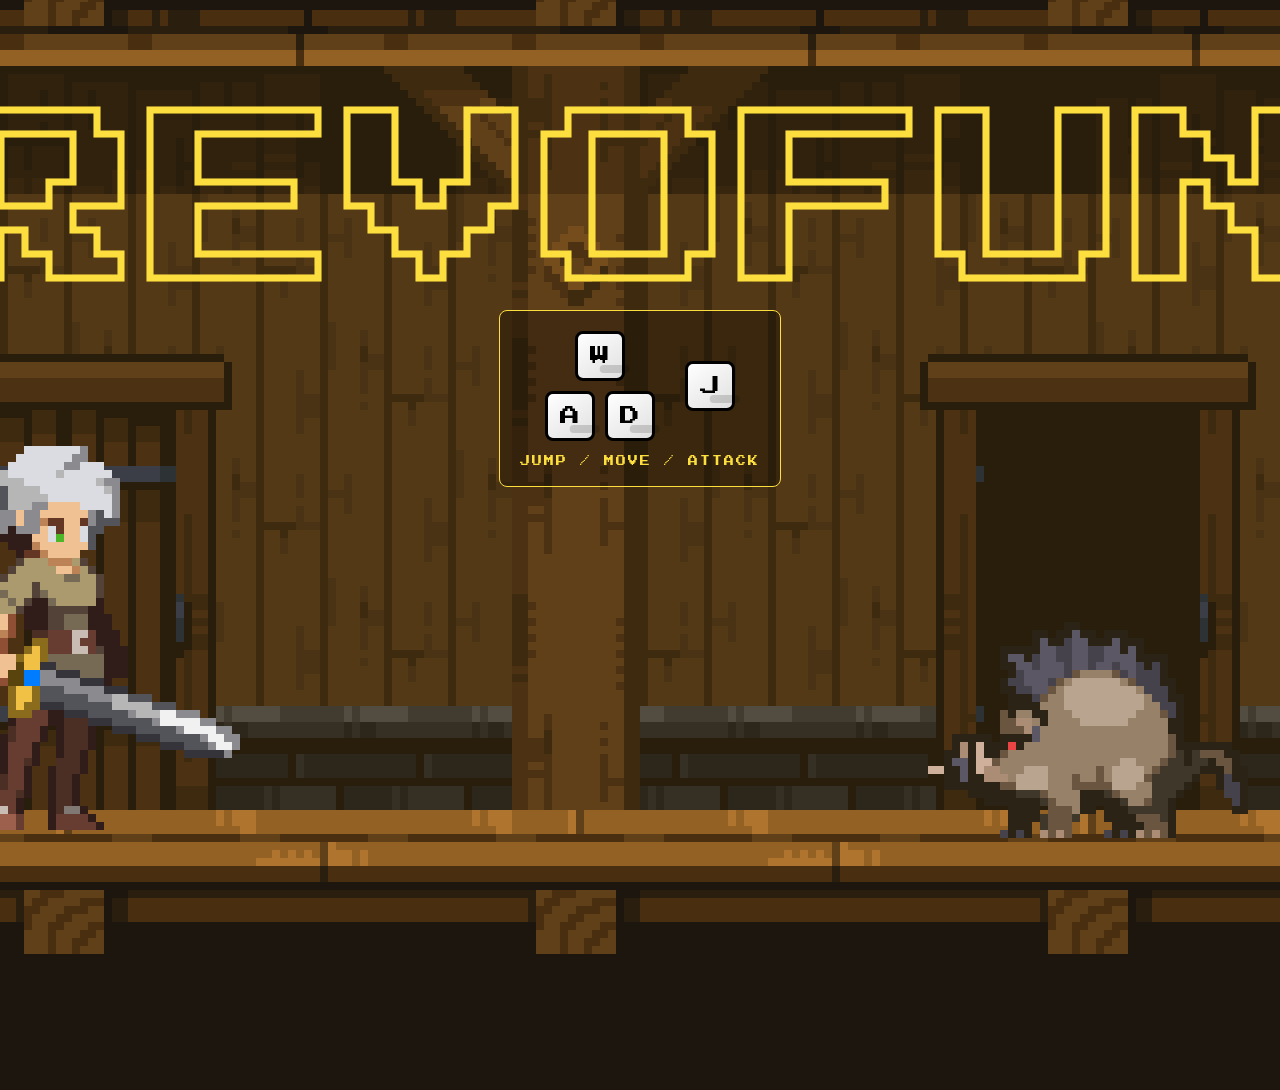
<file: index.html>
<!DOCTYPE html>
<html lang="en">

<head>
    <meta charset="UTF-8">
    <meta name="viewport" content="width=device-width, initial-scale=1.0">
    <title>A New Journey...</title>
    <link rel="preconnect" href="https://fonts.googleapis.com">
    <link rel="preconnect" href="https://fonts.gstatic.com" crossorigin>
    <link href="https://fonts.googleapis.com/css2?family=Press+Start+2P&family=Orbitron:wght@400;700&display=swap"
        rel="stylesheet">
    <link rel="stylesheet" href="index.css">
</head>

<body>
    <div class="game-container">
        <h1 class="revofun-title">
            <span class="letter" data-index="0">R</span>
            <span class="letter" data-index="1">E</span>
            <span class="letter" data-index="2">V</span>
            <span class="letter" data-index="3">O</span>
            <span class="letter" data-index="4">F</span>
            <span class="letter" data-index="5">U</span>
            <span class="letter" data-index="6">N</span>
        </h1>

        <div class="controls-tutorial">
            <div class="keys-group">
                <div class="wad-triangle">
                    <div class="control-row">
                        <div class="key">W</div>
                    </div>
                    <div class="control-row">
                        <div class="key">A</div>
                        <div class="key">D</div>
                    </div>
                </div>
                <div class="attack-key">
                    <div class="key">J</div>
                </div>
            </div>
            <div class="control-label">JUMP / MOVE / ATTACK</div>
        </div>
        <canvas id="game"></canvas>
    </div>

    <div id="victoryModal" class="modal">
        <div class="modal-content">
            <h2 class="modal-title">VICTORY!</h2>
            <p class="modal-message">You defeated the boar!</p>
            <p class="modal-message">What is your name, hero?</p>
            <input type="text" id="playerNameInput" class="modal-input" placeholder="Enter your name..." maxlength="20"
                autocomplete="off">
            <button id="submitNameBtn" class="modal-btn">Continue</button>
        </div>
    </div>

    <script type="module" src="index.js"></script>
</body>

</html>
</file>
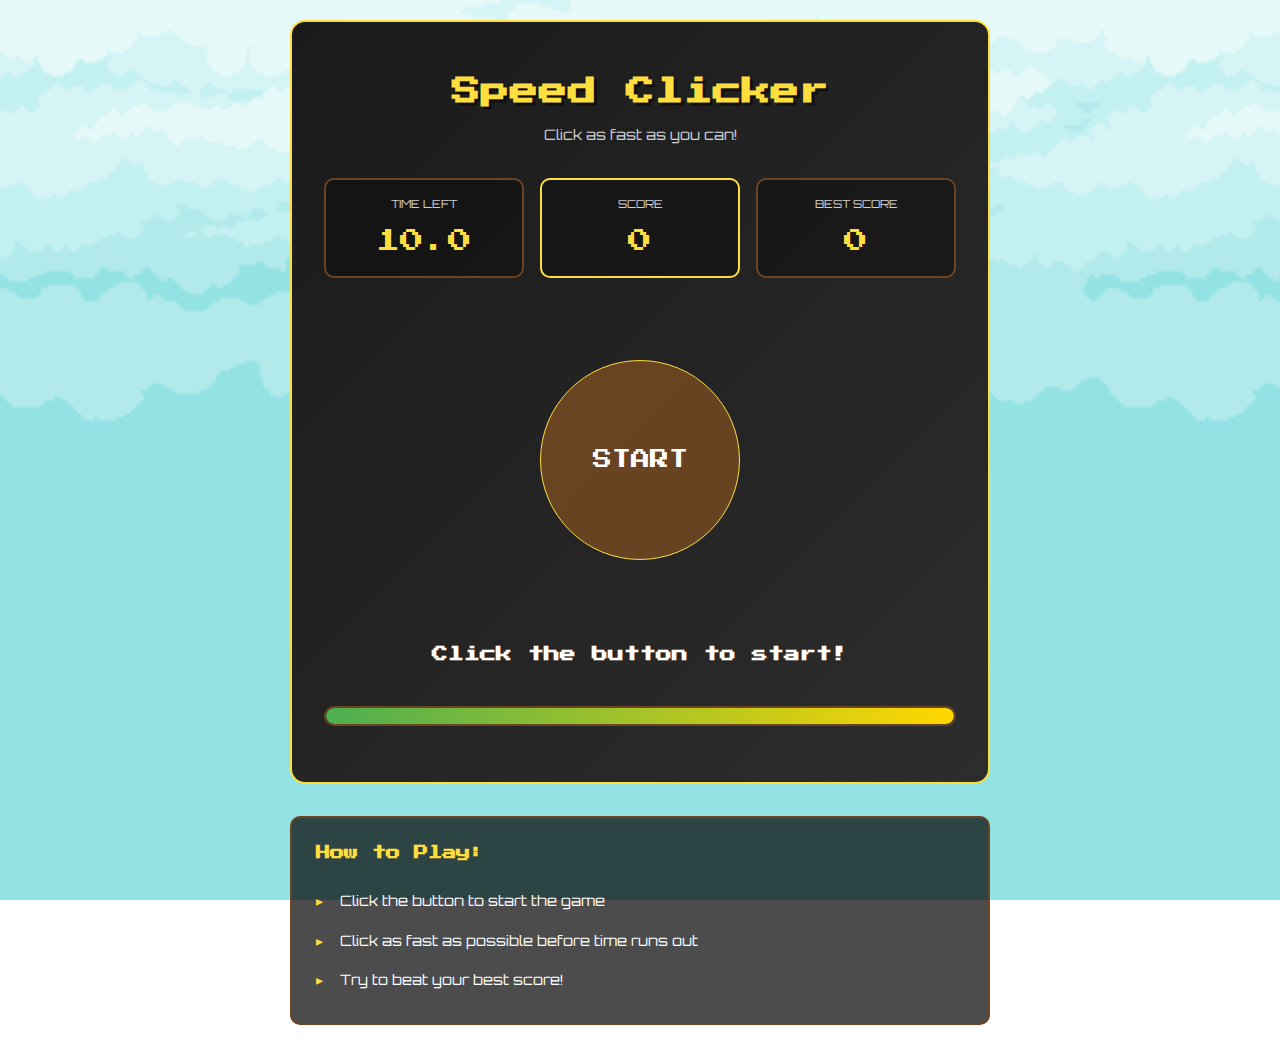
<file: pages/clicker-game.html>
<!DOCTYPE html>
<html lang="en">

<head>
    <meta charset="UTF-8">
    <meta name="viewport" content="width=device-width, initial-scale=1.0">
    <title>Speed Clicker | REVOFUN</title>
    <link rel="preconnect" href="https://fonts.googleapis.com">
    <link rel="preconnect" href="https://fonts.gstatic.com" crossorigin>
    <link href="https://fonts.googleapis.com/css2?family=Press+Start+2P&family=Orbitron:wght@400;700&display=swap"
        rel="stylesheet">
    <link rel="stylesheet" href="home.css">
    <link rel="stylesheet" href="clicker-game.css">
</head>

<body>
    <div class="game-wrapper">
        <main class="game-container">
            <header class="game-header">
                <h1 class="game-title">Speed Clicker</h1>
                <p class="game-subtitle">Click as fast as you can!</p>
            </header>
            <div class="game-stats">
                <div class="stat-item">
                    <span class="stat-label">Time Left</span>
                    <span class="stat-value" id="timeLeft">10.0</span>
                </div>
                <div class="stat-item stat-highlight">
                    <span class="stat-label">Score</span>
                    <span class="stat-value" id="currentScore">0</span>
                </div>
                <div class="stat-item">
                    <span class="stat-label">Best Score</span>
                    <span class="stat-value" id="bestScore">0</span>
                </div>
            </div>

            <div class="game-area" id="gameArea">
                <div class="click-zone" id="clickZone">
                    <div class="click-ripple"></div>
                    <div class="click-text">START</div>
                </div>
            </div>

            <div class="game-info">
                <p id="gameMessage">Click the button to start!</p>
            </div>

            <div class="progress-bar-container">
                <div class="progress-bar" id="progressBar"></div>
            </div>

            <div class="game-over hidden" id="gameOver">
                <h2 class="game-over-title">Time's Up!</h2>
                <p class="final-score">Final Score: <span id="finalScore">0</span></p>
                <div class="game-over-actions">
                    <button class="btn-primary" id="playAgainBtn">Play Again</button>
                </div>

                <div class="game-controls">
                    <button class="btn-secondary" id="resetBtn">Reset Best Score</button>
                    <a href="home.html" class="btn-back-alt">Back to Home</a>
                </div>
        </main>

        <div class="instructions">
            <h3>How to Play:</h3>
            <ul>
                <li>Click the button to start the game</li>
                <li>Click as fast as possible before time runs out</li>
                <li>Try to beat your best score!</li>
            </ul>
        </div>
    </div>

    <script src="../js/games/clicker-game.js"></script>
</body>

</html>
</file>
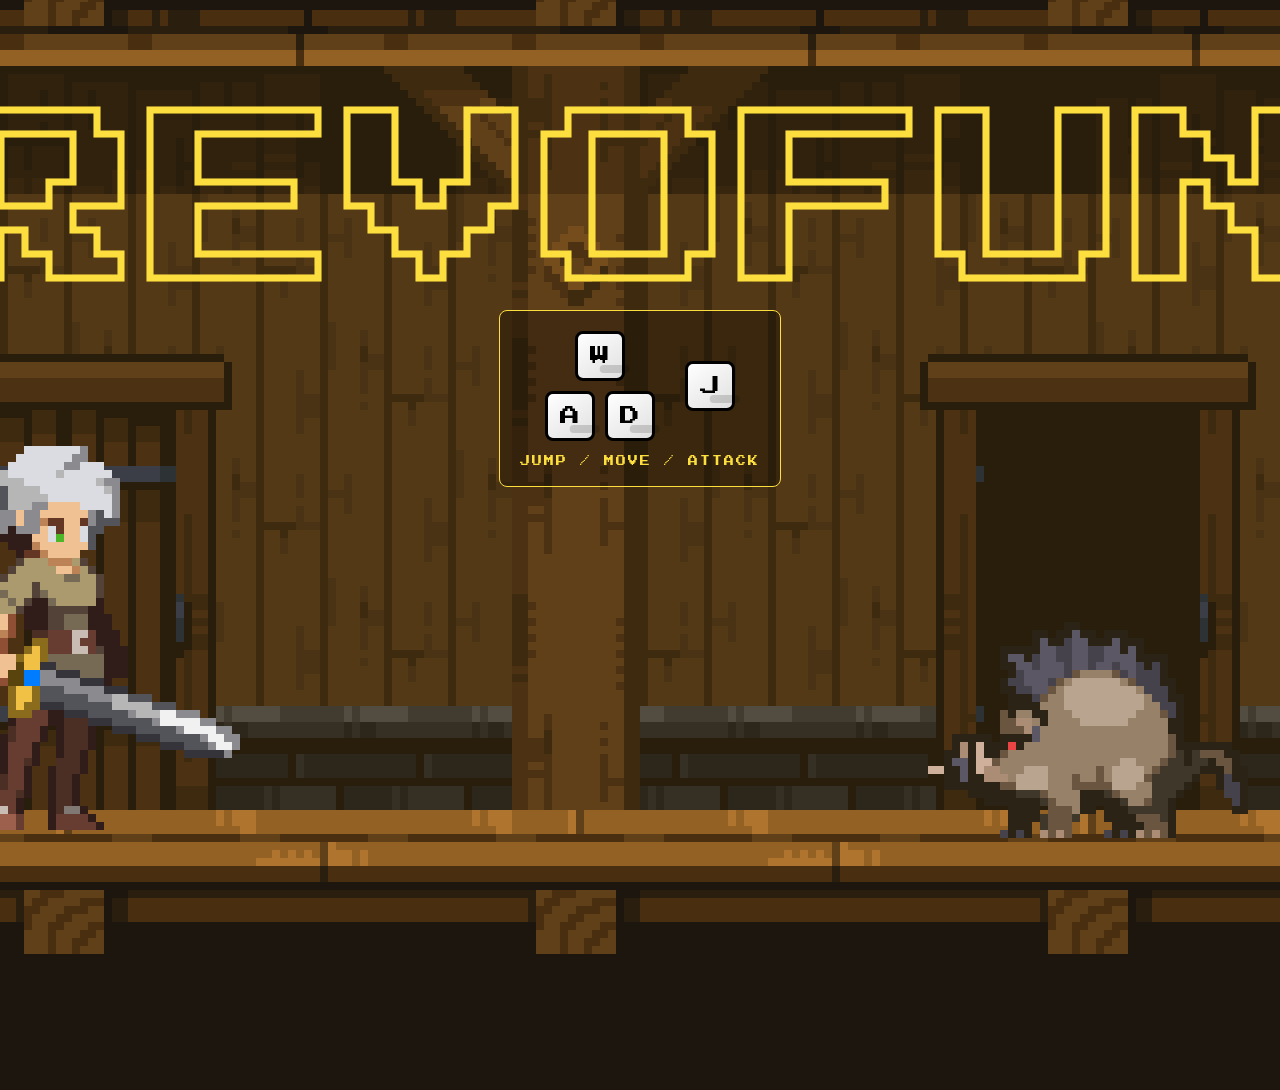
<file: pages/home.html>
<!DOCTYPE html>
<html lang="en">

<head>
    <meta charset="UTF-8">
    <meta name="viewport" content="width=device-width, initial-scale=1.0">
    <title>REVOFUN | Your Games Made Reality</title>

    <meta name="author" content="REVOFUN Gaming Studio, Muhammad Rafi A Syifaa">
    <meta name="description" content="RevoFun, gaming studio dedicated for enganging
    and intuitive browser-based games made using JavaScript.">

    <link rel="preconnect" href="https://fonts.googleapis.com">
    <link rel="preconnect" href="https://fonts.gstatic.com" crossorigin>
    <link href="https://fonts.googleapis.com/css2?family=Press+Start+2P&family=Orbitron:wght@400;700&display=swap"
        rel="stylesheet">
    <link rel="stylesheet" href="home.css">
</head>

<body>

    <header class="main-header">
        <div class="header-left">
            <div class="greetings">Dear <span id="heroName">Hero</span>, welcome hero.</div>
        </div>

        <div class="nav-menu">
            <nav class="header-nav" aria-label="Main navigation">
                <a href="#about" class="nav-link">About</a>
                <a href="#games" class="nav-link">Our Games</a>
                <a href="#leaderboards" class="nav-link">Leaderboards</a>
                <a href="#contact" class="nav-link">Contact</a>
            </nav>
        </div>
    </header>

    <main>
        <section id="about" class="hero-secttion">
            <h1 class="hero-title">All Your Games Made Reality!</h1>
            <p class="hero-description">
                At RevoFun, we are passionate about creating engaging and intuitive browser-based games made using
                JavaScript.
                Dive into our collection of exciting games and embark on thrilling adventures right from your browser!
            </p>
        </section>

        <section id="games" class="games-section">
            <h2 class="section-title">Our Games</h2>
            <p class="section-description">
                Explore our collection of interactive browser-based games. Each game is crafted with passion and
                designed to provide hours of entertainment.
            </p>

            <div class="games-grid">
                <article class="game-card">
                    <div class="game-icon">
                        <svg xmlns="http://www.w3.org/2000/svg" width="48" height="48" viewBox="0 0 24 24" fill="none"
                            stroke="currentColor" stroke-width="2">
                            <path d="M9 11l3 3L22 4"></path>
                            <path d="M21 12v7a2 2 0 0 1-2 2H5a2 2 0 0 1-2-2V5a2 2 0 0 1 2-2h11"></path>
                        </svg>
                    </div>
                    <h3 class="game-title">Rock Paper Scissors</h3>
                    <p class="game-description">
                        Make your choice and see if you can outsmart the AI.
                    </p>
                    <a href="rock-paper-scissor-game.html" class="game-btn">Play Now</a>
                </article>

                <article class="game-card">
                    <div class="game-icon">
                        <svg xmlns="http://www.w3.org/2000/svg" width="48" height="48" viewBox="0 0 24 24" fill="none"
                            stroke="currentColor" stroke-width="2">
                            <circle cx="12" cy="12" r="10"></circle>
                            <polyline points="12 6 12 12 16 14"></polyline>
                        </svg>
                    </div>
                    <h3 class="game-title">Speed Clicker</h3>
                    <p class="game-description">
                        Test your clicking speed and reflexes. Click as fast as you can within the time limit and beat
                        your high score!
                    </p>
                    <a href="clicker-game.html" class="game-btn">Play Now</a>
                </article>

                <article class="game-card">
                    <div class="game-icon">
                        <svg xmlns="http://www.w3.org/2000/svg" width="48" height="48" viewBox="0 0 24 24" fill="none"
                            stroke="currentColor" stroke-width="2">
                            <line x1="10" y1="14" x2="21" y2="3"></line>
                            <path d="M18 8a2 2 0 0 0 2-2V2h-4a2 2 0 0 0-2 2v4h4z"></path>
                            <path d="M7 17v1a2 2 0 0 0 2 2h6a2 2 0 0 0 2-2v-4a2 2 0 0 0-2-2H9a2 2 0 0 0-2 2z"></path>
                        </svg>
                    </div>
                    <h3 class="game-title">Number Guessing</h3>
                    <p class="game-description">
                        Can you guess the secret number? Use logic and hints to find the correct number in the fewest
                        attempts possible.
                    </p>
                    <a href="number-guessing-game.html" class="game-btn">Play Now</a>
                </article>
            </div>
        </section>

        <section id="leaderboards" class="leaderboards-section">
            <h2 class="section-title">Leaderboards</h2>
            <p class="section-description">
                Compete with our community and see how you rank! Do you see your friend's name, perhaps?
            </p>

            <div class="leaderboards-container">
                <article class="leaderboard">
                    <h3 class="leaderboard-title">Rock Paper Scissors</h3>
                    <div class="leaderboard-header">
                        <span class="header-rank">Rank</span>
                        <span class="header-name">Player</span>
                        <span class="header-score">Wins</span>
                    </div>
                    <ol class="leaderboard-list" id="leaderboard-rps">
                        <li class="leaderboard-item">
                            <span class="item-rank">1</span>
                            <span class="item-name">Lois</span>
                            <span class="item-score">-</span>
                        </li>
                    </ol>
                </article>

                <article class="leaderboard">
                    <h3 class="leaderboard-title">Speed Clicker</h3>
                    <div class="leaderboard-header">
                        <span class="header-rank">Rank</span>
                        <span class="header-name">Player</span>
                        <span class="header-score">Clicks</span>
                    </div>
                    <ol class="leaderboard-list" id="leaderboard-clicker">
                        <li class="leaderboard-item">
                            <span class="item-rank">1</span>
                            <span class="item-name">Lois</span>
                            <span class="item-score">-</span>
                        </li>
                    </ol>
                </article>

                <article class="leaderboard">
                    <h3 class="leaderboard-title">Number Guessing</h3>
                    <div class="leaderboard-header">
                        <span class="header-rank">Rank</span>
                        <span class="header-name">Player</span>
                        <span class="header-score">Attempts</span>
                    </div>
                    <ol class="leaderboard-list" id="leaderboard-guess">
                        <li class="leaderboard-item">
                            <span class="item-rank">1</span>
                            <span class="item-name">Lois</span>
                            <span class="item-score">-</span>
                        </li>
                    </ol>
                </article>
            </div>
        </section>

        <footer id="contact" class="main-footer">
            <div class="footer-container">

                <div class="footer-left">
                    <div class="footer-header">
                        <h2>Get In Touch and Let's Collaborate!</h2>
                        <p>We’re building a compassionate, creative team to shape the future of interactive
                            entertainment. Want to join us?</p>
                    </div>

                    <form id="contact-form" class="footer-form">
                        <div class="input-group">
                            <label for="name">Name</label>
                            <input id="name" type="text" placeholder="REVOFUN Gaming Studio" required>
                        </div>

                        <div class="input-group">
                            <label for="email">Email</label>
                            <input id="email" type="email" placeholder="revofun@studio.com" required>
                        </div>

                        <div class="input-group">
                            <label for="message">Message</label>
                            <textarea id="message" rows="3" placeholder="Tell us your idea!" required></textarea>
                        </div>

                        <button type="submit" class="send-btn">Send Message</button>
                        <p id="form-status" class="form-status">Message sent successfully!</p>
                    </form>
                </div>

                <div class="footer-right">

                    <div class="contact-details">
                        <div class="contact-item">
                            <span class="label">Email</span>
                            <span class="value">revofun@studio.computing</span>
                        </div>

                        <div class="contact-item">
                            <span class="label">Address</span>
                            <address class="value">
                                30 Gayam St., RT03 / RW01 <br>
                                Baciro Sub-district, Gondokusuman District, <br>
                                Yogyakarta 55225, <br>
                                Special Region of Yogyakarta, Indonesia
                            </address>
                        </div>
                    </div>

                    <div class="social-icons">
                        <a href="https://github.com/mrafiasyifaa" target="_blank" aria-label="GitHub">
                            <svg xmlns="http://www.w3.org/2000/svg" width="24" height="24" viewBox="0 0 24 24"
                                fill="currentColor">
                                <path
                                    d="M12 0c-6.626 0-12 5.373-12 12 0 5.302 3.438 9.8 8.207 11.387.599.111.793-.261.793-.577v-2.234c-3.338.726-4.033-1.416-4.033-1.416-.546-1.387-1.333-1.756-1.333-1.756-1.089-.745.083-.729.083-.729 1.205.084 1.839 1.237 1.839 1.237 1.07 1.834 2.807 1.304 3.492.997.107-.775.418-1.305.762-1.604-2.665-.305-5.467-1.334-5.467-5.931 0-1.311.469-2.381 1.236-3.221-.124-.303-.535-1.524.117-3.176 0 0 1.008-.322 3.301 1.23.957-.266 1.983-.399 3.003-.404 1.02.005 2.047.138 3.006.404 2.291-1.552 3.297-1.23 3.297-1.23.653 1.653.242 2.874.118 3.176.77.84 1.235 1.911 1.235 3.221 0 4.609-2.807 5.624-5.479 5.921.43.372.823 1.102.823 2.222v3.293c0 .319.192.694.801.576 4.765-1.589 8.199-6.086 8.199-11.386 0-6.627-5.373-12-12-12z" />
                            </svg>
                        </a>
                        <a href="https://linkedin.com/in/mrafiasyifaa" target="_blank" aria-label="LinkedIn">
                            <svg xmlns="http://www.w3.org/2000/svg" width="24" height="24" viewBox="0 0 24 24"
                                fill="currentColor">
                                <path
                                    d="M19 0h-14c-2.761 0-5 2.239-5 5v14c0 2.761 2.239 5 5 5h14c2.762 0 5-2.239 5-5v-14c0-2.761-2.238-5-5-5zm-11 19h-3v-11h3v11zm-1.5-12.268c-.966 0-1.75-.79-1.75-1.764s.784-1.764 1.75-1.764 1.75.79 1.75 1.764-.783 1.764-1.75 1.764zm13.5 12.268h-3v-5.604c0-3.368-4-3.113-4 0v5.604h-3v-11h3v1.765c1.396-2.586 7-2.777 7 2.476v6.759z" />
                            </svg>
                        </a>
                        <a href="https://wa.me/6281390406077" target="_blank" aria-label="WhatsApp">
                            <svg xmlns="http://www.w3.org/2000/svg" width="24" height="24" viewBox="0 0 24 24"
                                fill="currentColor">
                                <path
                                    d="M.057 24l1.687-6.163c-1.041-1.804-1.588-3.849-1.587-5.946.003-6.556 5.338-11.891 11.893-11.891 3.181.001 6.167 1.24 8.413 3.488 2.245 2.248 3.481 5.236 3.48 8.414-.003 6.557-5.338 11.892-11.893 11.892-1.99-.001-3.951-.5-5.688-1.448l-6.305 1.654zm6.597-3.807c1.676.995 3.276 1.591 5.392 1.592 5.448 0 9.886-4.434 9.889-9.885.002-5.462-4.415-9.89-9.881-9.892-5.452 0-9.887 4.434-9.889 9.884-.001 2.225.651 3.891 1.746 5.634l-.999 3.648 3.742-.981zm11.387-5.464c-.074-.124-.272-.198-.57-.347-.297-.149-1.758-.868-2.031-.967-.272-.099-.47-.149-.669.149-.198.297-.768.967-.941 1.165-.173.198-.347.223-.644.074-.297-.149-1.255-.463-2.39-1.475-.883-.788-1.48-1.761-1.653-2.059-.173-.297-.018-.458.13-.606.134-.133.297-.347.446-.521.151-.172.2-.296.3-.495.099-.198.05-.372-.025-.521-.075-.148-.669-1.611-.916-2.206-.242-.579-.487-.501-.669-.51l-.57-.01c-.198 0-.52.074-.792.372s-1.04 1.016-1.04 2.479 1.065 2.876 1.213 3.074c.149.198 2.095 3.2 5.076 4.487.709.306 1.263.489 1.694.626.712.226 1.36.194 1.872.118.571-.085 1.758-.719 2.006-1.413.248-.695.248-1.29.173-1.414z" />
                            </svg>
                        </a>
                    </div>
                </div>
            </div>

            <div class="footer-bottom">
                <p>&copy; 2025 RevoFun Gaming Studio. All rights reserved.</p>
            </div>
        </footer>
    </main>

    <button id="retrySticky" class="retry-sticky" title="Retry and choose a different hero name">Retry</button>

    <script>
        let heroName;
        try {
            heroName = localStorage.getItem('heroName');
        } catch (e) {
            console.error('Storage not available:', e);
        }

        if (heroName) {
            document.getElementById('heroName').textContent = heroName;
        } else {
            window.location.href = '../index.html';
        }

        const retryEl = document.getElementById('retrySticky');
        retryEl.addEventListener('click', () => {
            try {
                localStorage.removeItem('heroName');
            } catch (e) {
                console.error('Storage not available:', e);
            }
            window.location.href = '../index.html';
        });

        const contactForm = document.getElementById('contact-form');
        const formStatus = document.getElementById('form-status');

        contactForm.addEventListener('submit', function (e) {
            e.preventDefault();

            const name = document.getElementById('name').value.trim();
            const email = document.getElementById('email').value.trim();
            const message = document.getElementById('message').value.trim();

            if (!name || !email || !message) {
                formStatus.textContent = 'Please fill all fields!';
                formStatus.style.color = '#ff0000';
                formStatus.style.display = 'block';
                return;
            }

            if (!email.includes('@')) {
                formStatus.textContent = 'Please enter a valid email!';
                formStatus.style.color = '#ff0000';
                formStatus.style.display = 'block';
                return;
            }

            formStatus.textContent = 'Message sent successfully!';
            formStatus.style.color = 'var(--color-primary)';
            formStatus.style.display = 'block';

            contactForm.reset();

            setTimeout(() => {
                formStatus.style.display = 'none';
            }, 3000);
        });

        function loadLeaderboards() {
            const games = ['rps', 'clicker', 'guess'];

            games.forEach(game => {
                let leaderboardData = [];
                try {
                    leaderboardData = JSON.parse(localStorage.getItem(`leaderboard-${game}`) || '[]');
                } catch (e) {
                    console.error(`Failed to load leaderboard for ${game}:`, e);
                }

                const leaderboardElement = document.getElementById(`leaderboard-${game}`);

                if (leaderboardData.length === 0) {
                    leaderboardElement.innerHTML = `
                        <li class="leaderboard-item">
                            <span class="item-rank">1</span>
                            <span class="item-name">No data yet</span>
                            <span class="item-score">-</span>
                        </li>
                    `;
                } else {
                    leaderboardElement.innerHTML = leaderboardData
                        .slice(0, 5)
                        .map((entry, index) => `
                            <li class="leaderboard-item">
                                <span class="item-rank">${index + 1}</span>
                                <span class="item-name">${entry.name}</span>
                                <span class="item-score">${entry.score}</span>
                            </li>
                        `).join('');
                }
            });
        }

        loadLeaderboards();
    </script>
</body>

</html>
</file>
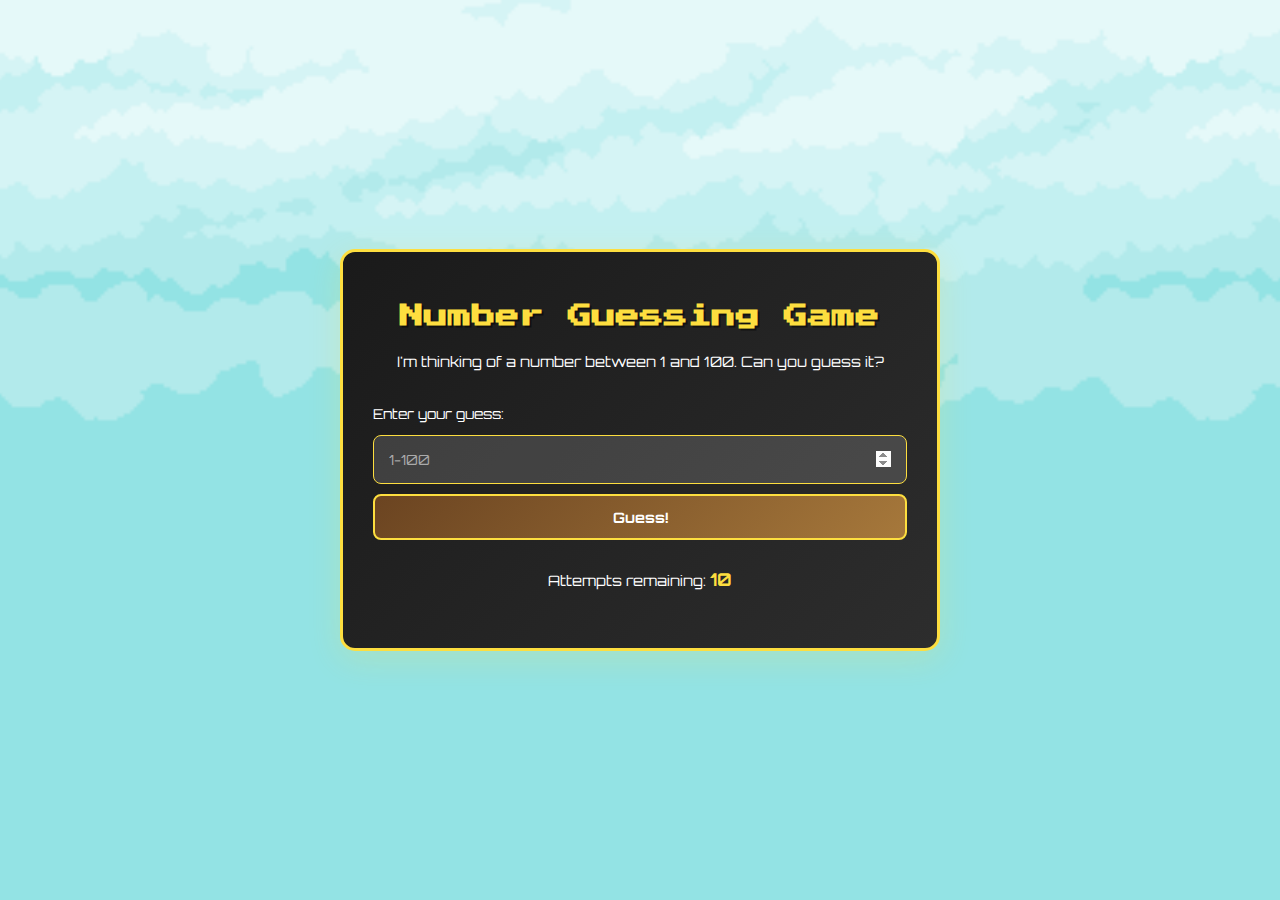
<file: pages/number-guessing-game.html>
<!DOCTYPE html>
<html lang="en">

<head>
  <meta charset="UTF-8">
  <meta name="viewport" content="width=device-width, initial-scale=1.0">
  <title>Number Guessing Game | REVOFUN</title>

  <link rel="preconnect" href="https://fonts.googleapis.com">
  <link rel="preconnect" href="https://fonts.gstatic.com" crossorigin>
  <link href="https://fonts.googleapis.com/css2?family=Press+Start+2P&family=Orbitron:wght@400;700&display=swap"
    rel="stylesheet">
  <link rel="stylesheet" href="home.css">
  <link rel="stylesheet" href="number-guessing-game.css">
</head>

<body>
  <div class="game-wrapper">
    <div class="game-container">
      <div class="game-header">
        <h1 class="game-title">Number Guessing Game</h1>
        <p class="game-instructions">
          I'm thinking of a number between 1 and 100. Can you guess it?
        </p>
      </div>

      <div id="gameContainer">
        <div class="input-section">
          <label for="guessInput" class="input-label">Enter your guess:</label>
          <div class="input-group">
            <input type="number" id="guessInput" class="guess-input" min="1" max="100" placeholder="1-100" />
            <button id="submitBtn" class="submit-btn">Guess!</button>
          </div>
        </div>

        <div id="feedback" class="feedback"></div>

        <div class="attempts-counter">
          <p class="attempts-text">
            Attempts remaining:
            <span id="attemptsLeft" class="attempts-number">10</span>
          </p>
        </div>

        <div id="previousGuesses" class="previous-guesses">
          <p class="previous-guesses-title">Your previous guesses:</p>
          <div id="guessList" class="guess-list"></div>
        </div>
      </div>

      <div id="gameOverContainer" class="game-over">
        <div id="gameOverMessage" class="game-over-message"></div>
        <button id="resetBtn" class="reset-btn">Play Again</button>
        <a href="home.html" class="back-link">Back to Home</a>
      </div>
    </div>
  </div>

  <script src="../js/games/number-guessing-game.js"></script>
</body>

</html>
</file>
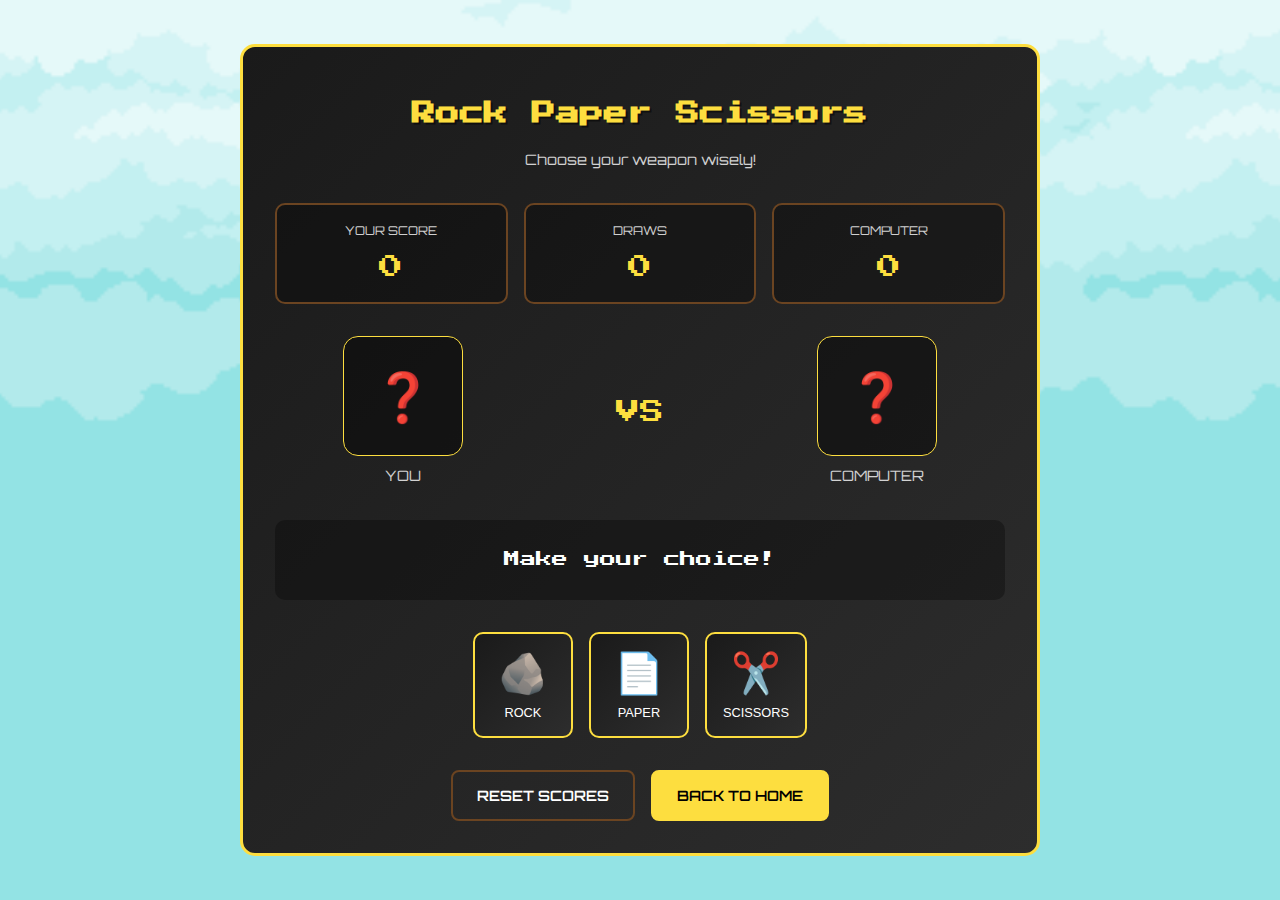
<file: pages/rock-paper-scissor-game.html>
<!DOCTYPE html>
<html lang="en">

<head>
    <meta charset="UTF-8">
    <meta name="viewport" content="width=device-width, initial-scale=1.0">
    <title>Rock Paper Scissors | REVOFUN</title>
    <link rel="preconnect" href="https://fonts.googleapis.com">
    <link rel="preconnect" href="https://fonts.gstatic.com" crossorigin>
    <link href="https://fonts.googleapis.com/css2?family=Press+Start+2P&family=Orbitron:wght@400;700&display=swap"
        rel="stylesheet">
    <link rel="stylesheet" href="home.css">
    <link rel="stylesheet" href="rock-paper-scissor-game.css">
</head>

<body>

    <main class="game-container">
        <header class="game-header">
            <h1 class="game-title">Rock Paper Scissors</h1>
            <p class="game-subtitle">Choose your weapon wisely!</p>
        </header>
        <div class="score-board">
            <div class="score-item">
                <span class="score-label">Your Score</span>
                <span class="score-value" id="playerScore">0</span>
            </div>
            <div class="score-item">
                <span class="score-label">Draws</span>
                <span class="score-value" id="draws">0</span>
            </div>
            <div class="score-item">
                <span class="score-label">Computer</span>
                <span class="score-value" id="computerScore">0</span>
            </div>
        </div>

        <div class="game-arena">
            <div class="player-choice-area">
                <div class="choice-display" id="playerChoiceDisplay">
                    <span class="choice-icon">❓</span>
                </div>
                <p class="choice-label">You</p>
            </div>

            <div class="vs-divider">VS</div>

            <div class="computer-choice-area">
                <div class="choice-display" id="computerChoiceDisplay">
                    <span class="choice-icon">❓</span>
                </div>
                <p class="choice-label">Computer</p>
            </div>
        </div>

        <div class="result-message" id="resultMessage">
            Make your choice!
        </div>

        <div class="choices-container">
            <button class="choice-btn" data-choice="rock" aria-label="Choose Rock">
                <span class="choice-icon">🪨</span>
                <span class="choice-name">Rock</span>
            </button>
            <button class="choice-btn" data-choice="paper" aria-label="Choose Paper">
                <span class="choice-icon">📄</span>
                <span class="choice-name">Paper</span>
            </button>
            <button class="choice-btn" data-choice="scissors" aria-label="Choose Scissors">
                <span class="choice-icon">✂️</span>
                <span class="choice-name">Scissors</span>
            </button>
        </div>

        <div class="game-controls">
            <button class="btn-secondary" id="resetBtn">Reset Scores</button>
            <a href="home.html" class="btn-back">Back to Home</a>
        </div>
    </main>
    </div>

    <script src="../js/games/rock-paper-scissor-game.js"></script>
</body>

</html>
</file>
<file: index.css>
:root {
  --color-primary: #fdde3f;
  --color-bg-dark: #000000;
  --color-white: #ffffff;
  --color-wood-dark: #6b4421;
  --color-wood-light: #a6783b;
  --color-gray: #aaaaaa;
  
  --font-pixel: 'Press Start 2P', monospace;
  --font-sans: 'Orbitron', 'Arial', sans-serif;
  
  --spacing-xs: 5px;
  --spacing-sm: 10px;
  --spacing-md: 15px;
  --spacing-lg: 30px;
  --spacing-xl: 40px;
  
  --border-radius-sm: 8px;
  --border-radius-md: 15px;
  
  --transition-base: all 0.3s ease;
  --z-index-modal: 1000;
  --z-index-overlay: 10;
  --z-index-control: 1;
}

*, *::before, *::after {
  box-sizing: border-box;
}

html, body {
  margin: 0;
  padding: 0;
  background: var(--color-bg-dark);
  height: 100%;
}

body {
  display: flex;
  justify-content: center;
  align-items: center;
  font-family: var(--font-pixel);
  color: var(--color-white);
}

.game-container {
  position: relative;
  display: inline-block;
}

.revofun-title {
  position: absolute;
  top: 300px;
  left: 50%;
  transform: translateX(-50%);
  z-index: var(--z-index-overlay);
  margin: 0;
  font-family: var(--font-pixel);
  font-size: 12rem;
  display: flex;
  gap: var(--spacing-xs);
  pointer-events: none;
}

.revofun-title .letter {
  color: transparent;
  -webkit-text-stroke: 1px var(--color-primary);
  transition: var(--transition-base);
}

.revofun-title .letter.filled {
  color: var(--color-primary);
  -webkit-text-stroke: 0.2px var(--color-bg-dark);
}

.controls-tutorial {
  position: absolute;
  top: 500px;
  left: 50%;
  transform: translateX(-50%);
  z-index: var(--z-index-control);
  background: rgba(0, 0, 0, 0.3);
  border: 0.2px solid var(--color-primary);
  border-radius: var(--border-radius-sm);
  padding: 20px 20px;
  display: flex;
  flex-direction: column;
  align-items: center;
  gap: 10px;
}

.keys-group {
  display: flex;
  align-items: center;
  gap: 30px;
}

.wad-triangle {
  display: flex;
  flex-direction: column;
  gap: 10px;
}

.attack-key {
  display: flex;
  align-items: center;
}

.control-row {
  display: flex;
  gap: 10px;
  justify-content: center;
}

.key {
  width: 50px;
  height: 50px;
  background: linear-gradient(145deg, #ffffff, #e0e0e0);
  border: 3px solid #000000;
  border-radius: 8px;
  display: flex;
  align-items: center;
  justify-content: center;
  font-family: var(--font-pixel);
  font-size: 20px;
  color: #000000;
  position: relative;
}

.key::after {
  content: '';
  position: absolute;
  bottom: 5px;
  left: 50%;
  transform: translateX(-1%);
  width: 30px;
  height: 8px;
  background: rgba(0, 0, 0, 0.15);
  border-radius: 4px;
}

.key.attack {
  background: linear-gradient(145deg, var(--color-primary), #e6c935);
  border-color: #000000;
}

.control-label {
  font-family: var(--font-pixel);
  font-size: 10px;
  color: var(--color-primary);
  margin-top: 5px;
  letter-spacing: 2px;
}

.hud, .title {
  font-family: var(--font-sans);
}

canvas {
  image-rendering: pixelated;
}

.modal {
  display: none;
  position: fixed;
  z-index: var(--z-index-modal);
  left: 0;
  top: 0;
  width: 100%;
  height: 100%;
  background-color: rgba(0, 0, 0, 0.6);
  backdrop-filter: blur(4px);
  animation: fadeIn 0.3s ease-in;
}

.modal.show {
  display: flex;
  justify-content: center;
  align-items: center;
}

.modal-content {
  background: linear-gradient(45deg, var(--color-wood-dark) 50%, var(--color-wood-light) 100%);
  border: 0.2px solid var(--color-primary);
  border-radius: var(--border-radius-md);
  padding: var(--spacing-lg);
  max-width: 500px;
  width: 90%;
  text-align: center;
  animation: slideDown 0.3s ease-out;
}

.modal-title {
  font-family: var(--font-pixel);
  font-size: 24px;
  color: var(--color-primary);
  margin: 0 0 var(--spacing-sm) 0;
  text-shadow: 0 0 5px rgba(253, 222, 63, 0.7);
  line-height: 1.6;
}

.modal-message {
  font-family: var(--font-pixel);
  font-size: 12px;
  color: var(--color-white);
  margin: 0;
  line-height: 1.6;
}

.modal-input {
  width: 80%;
  padding: var(--spacing-md);
  font-family: var(--font-pixel);
  font-size: 12px;
  background: transparent;
  border: 0.2px solid var(--color-primary);
  border-radius: var(--border-radius-sm);
  color: var(--color-white);
  text-align: center;
  margin: var(--spacing-md) 0;
  outline: none;
  transition: var(--transition-base);
}

.modal-input:focus {
  border-color: var(--color-primary);
  transform: scale(1.02);
}

.modal-btn {
  background: var(--color-primary);
  border: none;
  border-radius: var(--border-radius-sm);
  padding: var(--spacing-md) var(--spacing-xl);
  font-family: var(--font-pixel);
  font-size: 12px;
  font-weight: normal;
  color: var(--color-bg-dark);
  cursor: pointer;
  margin-top: var(--spacing-sm);
  transition: var(--transition-base);
}

.modal-btn:hover {
  background: var(--color-primary);
  transform: translateY(-2px);
}

.modal-btn:active {
  transform: translateY(0);
}

@keyframes fadeIn {
  from { opacity: 0; }
  to { opacity: 1; }
}

@keyframes slideDown {
  from {
    opacity: 0;
    transform: translateY(-50px);
  }
  to {
    opacity: 1;
    transform: translateY(0);
  }
}
</file>
<file: pages/home.css>
:root {
  --color-primary: #fdde3f;
  --color-bg-dark: #000000;
  --color-white: #ffffff;
  --color-wood-dark: #6b4421;
  --color-wood-light: #a6783b;
  --color-gray: #aaaaaa;
  
  --font-pixel: 'Press Start 2P', monospace;
  --font-sans: 'Orbitron', 'Arial', sans-serif;
  
  --spacing-xs: 5px;
  --spacing-sm: 10px;
  --spacing-md: 15px;
  --spacing-lg: 30px;
  --spacing-xl: 40px;
  
  --border-radius-sm: 8px;
  --border-radius-md: 15px;
  
  --transition-base: all 0.3s ease;
}

*, *::before, *::after {
  box-sizing: border-box;
}

html {
  scroll-behavior: smooth;
}

body {
  margin: 0;
  padding: 0;
  background: linear-gradient(135deg, #1a1a1a 0%, #2d2d2d 100%);
  color: var(--color-white);
  font-family: var(--font-sans);
  line-height: 1.6;
  overflow-x: hidden;
}

.main-header {
  position: sticky;
  top: 0;
  z-index: 100;
  background: rgba(100, 100, 100, 0.5);
  backdrop-filter: blur(10px);
  border-bottom: 0.2px solid var(--color-primary);
  padding: var(--spacing-lg) var(--spacing-lg);
  display: flex;
  justify-content: space-between;
  align-items: center;
  flex-wrap: wrap;
  gap: var(--spacing-md);
}

.header-left .greetings {
  font-family: var(--font-pixel);
  font-size: 16px;
  color: var(--color-primary);
}

.header-nav {
  display: flex;
  gap: var(--spacing-md);
}

.nav-link {
  font-family: var(--font-pixel);
  font-size: 12px;
  color: var(--color-white);
  padding: var(--spacing-sm) var(--spacing-md);
  border: 0.2px solid transparent;
  border-radius: var(--border-radius-sm);
  transition: var(--transition-base);
}

.nav-link:hover,
.nav-link:focus {
  color: var(--color-primary);
  border-color: var(--color-primary);
  background: rgba(100, 100, 100, 0.5);
}

main {
  max-width: 1400px;
  margin: 0 auto;
  padding: 0 var(--spacing-lg);
  padding-top: 60px;
}

.hero-section {
  padding: 100px var(--spacing-lg);
  text-align: center;
  background: rgba(0, 0, 0, 0.95);
  backdrop-filter: blur(5px);
  border: 0.2px solid var(--color-primary);
  border-radius: var(--border-radius-md);
  margin: var(--spacing-xl) 0;
  position: relative;
  z-index: 10;
}

.hero-title {
  font-family: var(--font-pixel);
  font-size: 48px;
  color: var(--color-primary);
  text-shadow: 0 0 20px rgba(253, 222, 63, 0.8),
               0 4px 8px rgba(0, 0, 0, 0.8);
  margin: 20 0 var(--spacing-lg) 0;
  line-height: 1.4;
}

.hero-description {
  font-family: var(--font-sans);
  font-size: 18px;
  color: var(--color-white);
  max-width: 800px;
  margin: 0 auto;
  line-height: 1.8;
  padding-top: 20px;
  padding-bottom: 20px;
}

.section-title {
  font-family: var(--font-pixel);
  font-size: 36px;
  color: var(--color-primary);
  text-align: center;
  margin: 0 0 var(--spacing-lg) 0;
}

.section-description {
  font-family: var(--font-sans);
  font-size: 16px;
  color: var(--color-white);
  text-align: center;
  max-width: 700px;
  margin: 0 auto var(--spacing-xl) auto;
}

.games-section {
  padding: 60px var(--spacing-lg);
  background: linear-gradient(-45deg, #1a1a1a, #2d2d2d);
  backdrop-filter: blur(5px);
  border: 0.2px solid var(--color-primary);
  border-radius: var(--border-radius-md);
  margin: var(--spacing-md) 0;
  position: relative;
  z-index: 10;
}

.games-grid {
  display: grid;
  grid-template-columns: repeat(auto-fit, minmax(300px, 1fr));
  gap: var(--spacing-lg);
  margin-top: var(--spacing-xl);
}

.game-card {
  background: linear-gradient(-45deg, var(--color-wood-dark), var(--color-wood-light));
  border: 0.2px solid var(--color-primary);
  border-radius: var(--border-radius-md);
  padding: var(--spacing-lg);
  text-align: center;
  transition: var(--transition-base);
}

.game-card:hover {
  transform: translateY(-5px);
  border-color: var(--color-white);
}

.game-icon {
  color: var(--color-primary);
  margin-bottom: var(--spacing-md);
}

.game-title {
  font-family: var(--font-pixel);
  font-size: 18px;
  color: var(--color-white);
  margin: var(--spacing-md) 0;
}

.game-description {
  font-family: var(--font-sans);
  font-size: 14px;
  color: var(--color-white);
  margin: var(--spacing-md) 0;
  line-height: 1.6;
}

.game-btn {
  display: inline-block;
  background: var(--color-primary);
  color: var(--color-bg-dark);
  font-family: var(--font-pixel);
  font-size: 12px;
  padding: var(--spacing-md) var(--spacing-lg);
  border: none;
  border-radius: var(--border-radius-sm);
  text-decoration: none;
  margin-top: var(--spacing-md);
  transition: var(--transition-base);
  cursor: pointer;
}

.game-btn:hover,
.game-btn:focus {
  background: var(--color-white);
  transform: scale(1.05);
}

.leaderboards-section {
  padding: 60px var(--spacing-lg);
  background: linear-gradient(-45deg, #1a1a1a, #2d2d2d);
  backdrop-filter: blur(5px);
  border: 0.2px solid var(--color-primary);
  border-radius: var(--border-radius-md);
  margin: var(--spacing-xl) 0;
  position: relative;
  z-index: 10;
}

.leaderboards-container {
  display: grid;
  grid-template-columns: repeat(auto-fit, minmax(280px, 1fr));
  gap: var(--spacing-lg);
  margin-top: var(--spacing-xl);
}

.leaderboard {
  background: linear-gradient(-45deg, #1a1a1a, #2d2d2d);
  border: 0.22px solid var(--color-primary);
  border-radius: var(--border-radius-md);
  padding: var(--spacing-lg);
}

.leaderboard-title {
  font-family: var(--font-pixel);
  font-size: 16px;
  color: var(--color-primary);
  text-align: center;
  margin: 0 0 var(--spacing-lg) 0;
  padding-bottom: var(--spacing-sm);
  border-bottom: 0.2px solid var(--color-primary);
}

.leaderboard-header {
  display: grid;
  grid-template-columns: 60px 1fr 80px;
  gap: var(--spacing-sm);
  padding: var(--spacing-sm) var(--spacing-md);
  background: rgba(253, 222, 63, 0.1);
  border-radius: var(--border-radius-sm);
  margin-bottom: var(--spacing-sm);
  font-family: var(--font-pixel);
  font-size: 10px;
  color: var(--color-primary);
}

.leaderboard-list {
  list-style: none;
  padding: 0;
  margin: 0;
}

.leaderboard-item {
  display: grid;
  grid-template-columns: 60px 1fr 80px;
  gap: var(--spacing-sm);
  padding: var(--spacing-md);
  margin-bottom: var(--spacing-xs);
  background: rgba(255, 255, 255, 0.05);
  border-radius: var(--border-radius-sm);
  font-family: var(--font-sans);
  font-size: 14px;
  transition: var(--transition-base);
}

.leaderboard-item:hover {
  background: rgba(253, 222, 63, 0.1);
}

.item-rank {
  color: var(--color-primary);
  font-weight: bold;
}

.item-name {
  color: var(--color-white);
}

.item-score {
  color: var(--color-white);
  text-align: left;
}

.main-footer {
  background: linear-gradient(-45deg, #1a1a1a, #2d2d2d);
  backdrop-filter: blur(5px);
  border-radius: var(--border-radius-sm);
  border-top: 0.2px solid var(--color-primary);
  margin-top: 60px;
  padding: 60px var(--spacing-xl);
  position: relative;
  z-index: 10;
}

.footer-container {
  max-width: 1200px;
  margin: 0 auto;
  display: grid;
  grid-template-columns: repeat(auto-fit, minmax(300px, 1fr));
  gap: var(--spacing-xl);
}

.footer-header h2 {
  font-family: var(--font-pixel);
  font-size: 24px;
  color: var(--color-primary);
  margin: 0 0 var(--spacing-md) 0;
  line-height: 1.6;
}

.footer-header p {
  font-family: var(--font-sans);
  font-size: 14px;
  color: var(--color-white);
  margin-bottom: var(--spacing-lg);
}

.footer-form {
  display: flex;
  flex-direction: column;
  gap: var(--spacing-md);
}

.input-group {
  display: flex;
  flex-direction: column;
  gap: var(--spacing-xs);
}

.input-group label {
  font-family: var(--font-pixel);
  font-size: 10px;
  color: var(--color-primary);
  text-transform: uppercase;
}

.input-group input,
.input-group textarea {
  font-family: var(--font-sans);
  font-size: 14px;
  padding: var(--spacing-md);
  background: rgba(0, 0, 0, 0.5);
  border: 0.2px solid rgba(253, 222, 63, 0.3);
  border-radius: var(--border-radius-sm);
  color: var(--color-white);
  transition: var(--transition-base);
}

.input-group input:focus,
.input-group textarea:focus {
  outline: none;
  border-color: var(--color-primary);;
}

.send-btn {
  background: var(--color-primary);
  color: var(--color-bg-dark);
  font-family: var(--font-pixel);
  font-size: 12px;
  padding: var(--spacing-md) var(--spacing-lg);
  border: none;
  border-radius: var(--border-radius-sm);
  cursor: pointer;
  transition: var(--transition-base);
  margin-top: var(--spacing-sm);
}

.send-btn:hover,
.send-btn:focus {
  background: var(--color-white);
  transform: translateY(-2px);
}

.form-status {
  display: none;
  font-family: var(--font-pixel);
  font-size: 10px;
  margin-top: var(--spacing-sm);
  padding: var(--spacing-sm);
  border-radius: var(--border-radius-sm);
  background: rgba(0, 0, 0, 0.5);
}

.contact-details {
  display: flex;
  flex-direction: column;
  gap: var(--spacing-lg);
}

.contact-item {
  display: flex;
  flex-direction: column;
  gap: var(--spacing-xs);
}

.contact-item .label {
  font-family: var(--font-pixel);
  font-size: 10px;
  color: var(--color-primary);
  text-transform: uppercase;
}

.contact-item .value {
  font-family: var(--font-sans);
  font-size: 14px;
  color: var(--color-white);
}

.contact-item address {
  font-style: normal;
  line-height: 1.8;
}

.social-icons {
  display: flex;
  gap: var(--spacing-md);
  margin-top: var(--spacing-lg);
}

.social-icons a {
  display: flex;
  align-items: center;
  justify-content: center;
  width: 40px;
  height: 40px;
  background: rgba(0, 0, 0, 0.5);
  border: 2px solid var(--color-primary);
  border-radius: var(--border-radius-sm);
  color: var(--color-primary);
  transition: var(--transition-base);
}

.social-icons a:hover,
.social-icons a:focus {
  background: var(--color-primary);
  color: var(--color-bg-dark);
  transform: translateY(-3px);
}

.footer-bottom {
  text-align: center;
  margin-top: var(--spacing-xl);
  padding-top: var(--spacing-lg);
  border-top: 2px solid rgba(253, 222, 63, 0.3);
  font-family: var(--font-sans);
  font-size: 12px;
  color: var(--color-gray);
}

@media (max-width: 768px) {
  .main-header {
    flex-direction: column;
    text-align: center;
  }

  .header-nav {
    flex-wrap: wrap;
    justify-content: center;
  }

  .hero-title {
    font-size: 32px;
  }

  .section-title {
    font-size: 24px;
  }

  .games-grid,
  .leaderboards-container {
    grid-template-columns: 1fr;
  }

  .footer-container {
    grid-template-columns: 1fr;
  }
}
</file>
<file: pages/clicker-game.css>
:root {
    --color-success: #4CAF50;
}

* {
    margin: 0;
    padding: 0;
    box-sizing: border-box;
}

body {
    font-family: var(--font-sans);
    background: url('../assets/map/background.png');
    background-size: cover;
    background-position: center;
    background-attachment: fixed;
    color: var(--color-white);
    min-height: 100vh;
    display: flex;
    align-items: center;
    justify-content: center;
    padding: 20px;
}

.game-wrapper {
    max-width: 700px;
    width: 100%;
}

.game-header {
    text-align: center;
    margin-bottom: 2rem;
}

.game-title {
    font-family: var(--font-pixel);
    font-size: 1.8rem;
    color: var(--color-primary);
    text-shadow: 3px 3px 0px rgba(0, 0, 0, 0.5);
    margin-bottom: 0.5rem;
}

.game-subtitle {
    font-size: 0.9rem;
    color: var(--color-white);
    opacity: 0.8;
}

.game-container {
    background: linear-gradient(135deg, #1a1a1a 0%, #2d2d2d 100%);
    border: 2px solid var(--color-primary);
    border-radius: 15px;
    padding: 2rem;
}

.game-stats {
    display: flex;
    justify-content: space-around;
    margin-bottom: 2rem;
    gap: 1rem;
}

.stat-item {
    display: flex;
    flex-direction: column;
    align-items: center;
    background: rgba(0, 0, 0, 0.3);
    padding: 1rem;
    border-radius: 10px;
    border: 2px solid var(--color-wood-dark);
    flex: 1;
}

.stat-highlight {
    border-color: var(--color-primary);
}

.stat-label {
    font-size: 0.7rem;
    text-transform: uppercase;
    margin-bottom: 0.5rem;
    opacity: 0.8;
}

.stat-value {
    font-family: var(--font-pixel);
    font-size: 1.5rem;
    color: var(--color-primary);
}

.game-area {
    display: flex;
    justify-content: center;
    align-items: center;
    min-height: 300px;
    margin: 2rem 0;
}

.click-zone {
    width: 200px;
    height: 200px;
    background: linear-gradient(135deg, var(--color-wood-dark) 0%, #654321 100%);
    border: 1px solid var(--color-primary);
    border-radius: 50%;
    display: flex;
    align-items: center;
    justify-content: center;
    cursor: pointer;
    transition: all 0.2s ease;
    position: relative;
    overflow: hidden;
    user-select: none;
}

.click-zone:hover {
    transform: scale(1.05);
}

.click-zone:active {
    transform: scale(0.95);
}

.click-zone.active {
    animation: pulse-click 0.15s ease;
    border-color: var(--color-primary);
}

.click-zone.game-active {
    border-color: var(--color-success);
}

@keyframes pulse-click {
    0%, 100% { transform: scale(1); }
    50% { transform: scale(1.1); }
}

.click-text {
    font-family: var(--font-pixel);
    font-size: 1.2rem;
    color: var(--color-white);
    text-align: center;
    z-index: 2;
}

.click-zone.active .click-ripple {
    animation: ripple 0.6s ease-out;
}

.game-info {
    text-align: center;
    min-height: 40px;
    margin: 1rem 0;
}

#gameMessage {
    font-family: var(--font-pixel);
    font-size: 1rem;
    color: var(--color-white);
    font-weight: 600;
}

.progress-bar-container {
    width: 100%;
    height: 20px;
    background: rgba(0, 0, 0, 0.4);
    border-radius: 10px;
    overflow: hidden;
    margin: 1.5rem 0;
    border: 2px solid var(--color-wood-dark);
}

.progress-bar {
    height: 100%;
    background: linear-gradient(90deg, var(--color-success) 0%, var(--color-primary) 100%);
    width: 100%;
    transition: width 0.1s linear;
    border-radius: 8px;
}

.game-over {
    text-align: center;
    padding: 2rem;
    background: rgba(0, 0, 0, 0.5);
    border-radius: 10px;
    margin: 2rem 0;
}

.game-over.hidden {
    display: none;
}

.game-over-title {
    font-family: var(--font-pixel);
    font-size: 1.5rem;
    color: var(--color-primary);
    margin-bottom: 1rem;
}

.final-score {
    font-size: 1.2rem;
    margin: 1rem 0;
}

.final-score span {
    font-family: var(--font-pixel);
    color: var(--color-primary);
    font-size: 1.5rem;
}

.cps-display {
    font-size: 0.9rem;
    opacity: 0.8;
    margin-bottom: 1.5rem;
}

.cps-display span {
    font-weight: 700;
    color: var(--color-primary);
}

.game-over-actions {
    display: flex;
    justify-content: center;
    gap: 1rem;
    flex-wrap: wrap;
}

.game-controls {
    display: flex;
    justify-content: center;
    gap: 1rem;
    margin-top: 2rem;
}

.btn-primary,
.btn-secondary,
.btn-back,
.btn-back-alt {
    font-family: var(--font-sans);
    padding: 0.75rem 1.5rem;
    border-radius: 8px;
    text-decoration: none;
    font-size: 0.9rem;
    font-weight: 600;
    cursor: pointer;
    transition: all 0.3s ease;
    text-transform: uppercase;
    border: 2px solid;
}

.btn-primary {
    background: var(--color-primary);
    color: var(--color-bg-dark);
    border-color: var(--color-primary);
}

.btn-primary:hover {
    background: var(--color-primary);
    border-color: var(--color-primary);
    transform: translateY(-2px);
}

.btn-secondary {
    background: transparent;
    color: var(--color-white);
    border-color: var(--color-wood-dark);
}

.btn-secondary:hover {
    background: var(--color-wood-dark);
    border-color: var(--color-primary);
}

.btn-back,
.btn-back-alt {
    background: var(--color-primary);
    color: var(--color-bg-dark);
    border-color: var(--color-primary);
    display: inline-block;
}

.btn-back:hover,
.btn-back-alt:hover {
    background: var(--color-primary);
    border-color: var(--color-primary);
    transform: translateY(-2px);
}

.instructions {
    margin-top: 2rem;
    padding: 1.5rem;
    background: rgba(0, 0, 0, 0.7);
    border-radius: 10px;
    border: 2px solid var(--color-wood-dark);
}

.instructions h3 {
    font-family: var(--font-pixel);
    font-size: 0.9rem;
    color: var(--color-primary);
    margin-bottom: 1rem;
}

.instructions ul {
    list-style: none;
    padding-left: 0;
}

.instructions li {
    padding: 0.5rem 0;
    padding-left: 1.5rem;
    position: relative;
    font-size: 0.9rem;
}

.instructions li:before {
    content: "▸";
    position: absolute;
    left: 0;
    color: var(--color-primary);
}

@media (max-width: 768px) {
    .game-title {
        font-size: 1.2rem;
    }

    .game-container {
        padding: 1.5rem;
    }

    .game-stats {
        flex-direction: column;
    }

    .click-zone {
        width: 180px;
        height: 180px;
    }

    .click-text {
        font-size: 1rem;
    }

    .game-controls,
    .game-over-actions {
        flex-direction: column;
    }
}
</file>
<file: pages/number-guessing-game.css>
body {
    margin: 0;
    padding: 0;
    background: url('../assets/map/background.png');
    background-size: cover;
    background-position: center;
    background-attachment: fixed;
    min-height: 100vh;
}

.game-wrapper {
    min-height: 100vh;
    display: flex;
    align-items: center;
    justify-content: center;
    padding: 20px;
}

.game-container {
    background: linear-gradient(135deg, #1a1a1a 0%, #2d2d2d 100%);
    border: 3px solid var(--color-primary);
    border-radius: var(--border-radius-md);
    padding: 30px;
    max-width: 600px;
    width: 100%;
    box-shadow: 0 8px 32px rgba(253, 222, 63, 0.2);
}

.game-header {
    text-align: center;
    margin-bottom: 30px;
}

.game-title {
    font-family: var(--font-pixel);
    font-size: 1.5rem;
    color: var(--color-primary);
    margin-bottom: 15px;
    text-shadow: 2px 2px 0 rgba(0, 0, 0, 0.5);
}

.game-instructions {
    font-family: var(--font-sans);
    color: var(--color-white);
    font-size: 0.9rem;
    line-height: 1.6;
}

.input-section {
    margin-bottom: 25px;
}

.input-label {
    display: block;
    font-family: var(--font-sans);
    color: var(--color-white);
    font-size: 0.85rem;
    margin-bottom: 10px;
}

.input-group {
    display: flex;
    gap: 10px;
}

.guess-input {
    flex: 1;
    padding: 12px 15px;
    background: rgba(255, 255, 255, 0.1);
    border: 2px solid var(--color-gray);
    border-radius: var(--border-radius-sm);
    color: var(--color-white);
    font-family: var(--font-sans);
    font-size: 1rem;
    outline: none;
    transition: var(--transition-base);
}

.guess-input:focus {
    border-color: var(--color-primary);
    background: rgba(255, 255, 255, 0.15);
}

.guess-input::placeholder {
    color: var(--color-gray);
}

.submit-btn, .reset-btn {
    padding: 12px 24px;
    background: linear-gradient(135deg, var(--color-wood-dark), var(--color-wood-light));
    border: 2px solid var(--color-primary);
    border-radius: var(--border-radius-sm);
    color: var(--color-white);
    font-family: var(--font-sans);
    font-weight: bold;
    font-size: 0.9rem;
    cursor: pointer;
    transition: var(--transition-base);
}

.submit-btn:hover, .reset-btn:hover {
    background: linear-gradient(135deg, var(--color-wood-light), var(--color-wood-dark));
    transform: translateY(-2px);
    box-shadow: 0 4px 12px rgba(253, 222, 63, 0.3);
}

.submit-btn:active, .reset-btn:active {
    transform: translateY(0);
}

.feedback {
    margin-bottom: 25px;
    padding: 15px;
    border-radius: var(--border-radius-sm);
    text-align: center;
    font-family: var(--font-sans);
    font-weight: bold;
    display: none;
}

.feedback.show {
    display: block;
}

.feedback.success {
    background: rgba(76, 175, 80, 0.2);
    border: 2px solid #4CAF50;
    color: #4CAF50;
}

.feedback.error {
    background: rgba(244, 67, 54, 0.2);
    border: 2px solid #F44336;
    color: #F44336;
}

.feedback.info {
    background: rgba(33, 150, 243, 0.2);
    border: 2px solid #2196F3;
    color: #2196F3;
}

.feedback.warning {
    background: rgba(255, 152, 0, 0.2);
    border: 2px solid #FF9800;
    color: #FF9800;
}

.attempts-counter {
    text-align: center;
    margin-bottom: 25px;
}

.attempts-text {
    font-family: var(--font-sans);
    color: var(--color-white);
    font-size: 0.9rem;
}

.attempts-number {
    font-weight: bold;
    color: var(--color-primary);
    font-size: 1.1rem;
}

.previous-guesses {
    margin-bottom: 25px;
    display: none;
}

.previous-guesses.show {
    display: block;
}

.previous-guesses-title {
    font-family: var(--font-sans);
    color: var(--color-gray);
    font-size: 0.8rem;
    margin-bottom: 10px;
}

.guess-list {
    display: flex;
    flex-wrap: wrap;
    gap: 8px;
}

.guess-badge {
    padding: 6px 12px;
    background: rgba(170, 170, 170, 0.2);
    border: 1px solid var(--color-gray);
    border-radius: 4px;
    color: var(--color-white);
    font-family: var(--font-sans);
    font-size: 0.85rem;
}

.game-over {
    text-align: center;
    display: none;
}

.game-over.show {
    display: block;
}

.game-over-message {
    font-family: var(--font-sans);
    color: var(--color-white);
    font-size: 1rem;
    margin-bottom: 25px;
    line-height: 1.8;
}

.back-link {
    display: inline-block;
    margin-top: 20px;
    padding: 10px 20px;
    background: rgba(170, 170, 170, 0.2);
    border: 2px solid var(--color-gray);
    border-radius: var(--border-radius-sm);
    color: var(--color-white);
    font-family: var(--font-sans);
    text-decoration: none;
    transition: var(--transition-base);
}

.back-link:hover {
    border-color: var(--color-primary);
    background: rgba(253, 222, 63, 0.1);
}

.hidden {
    display: none;
}

.game-controls {
    display: flex;
    justify-content: center;
    gap: 1rem;
    margin-top: 2rem;
}

.btn-back {
    font-family: var(--font-sans);
    padding: 0.75rem 1.5rem;
    border-radius: 8px;
    text-decoration: none;
    font-size: 0.9rem;
    font-weight: 600;
    cursor: pointer;
    transition: all 0.3s ease;
    text-transform: uppercase;
    border: 2px solid;
}

.btn-back {
    background: var(--color-primary);
    color: var(--color-bg-dark);
    border-color: var(--color-primary);
    display: inline-block;
}

.btn-back:hover {
    background: var(--color-primary);
    border-color: var(--color-primary);
    transform: translateY(-2px);
}


@media (max-width: 768px) {
    .game-title {
        font-size: 1.2rem;
    }

    .game-container {
        padding: 20px;
    }

    .input-group {
        flex-direction: column;
    }

    .submit-btn {
        width: 100%;
    }
}
</file>
<file: pages/rock-paper-scissor-game.css>
:root {
    --color-success: #4CAF50;
    --color-danger: #f44336;
}

* {
    margin: 0;
    padding: 0;
    box-sizing: border-box;
}

body {
    font-family: var(--font-sans);
    background: url('../assets/map/background.png');
    background-size: cover;
    background-position: center;
    background-attachment: fixed;
    color: var(--color-white);
    min-height: 100vh;
    display: flex;
    align-items: center;
    justify-content: center;
    padding: 20px;
}

.game-header {
    max-width: 800px;
    width: 100%;
    text-align: center;
    margin-bottom: 2rem;
}

.game-title {
    font-family: var(--font-pixel);
    font-size: 1.5rem;
    color: var(--color-primary);
    margin-bottom: 15px;
    text-shadow: 2px 2px 0 rgba(0, 0, 0, 0.5);
}

.game-subtitle {
    font-size: 0.9rem;
    color: var(--color-white);
    opacity: 0.8;
}

.game-container {
    background: linear-gradient(135deg, #1a1a1a 0%, #2d2d2d 100%);
    border: 3px solid var(--color-primary);
    border-radius: 15px;
    padding: 2rem;
    max-width: 800px;
    width: 100%;
}

.score-board {
    display: flex;
    justify-content: space-around;
    margin-bottom: 2rem;
    gap: 1rem;
}

.score-item {
    display: flex;
    flex-direction: column;
    align-items: center;
    background: rgba(0, 0, 0, 0.3);
    padding: 1rem;
    border-radius: 10px;
    border: 2px solid var(--color-wood-dark);
    flex: 1;
}

.score-label {
    font-size: 0.75rem;
    text-transform: uppercase;
    margin-bottom: 0.5rem;
    opacity: 0.8;
}

.score-value {
    font-family: var(--font-pixel);
    font-size: 1.5rem;
    color: var(--color-primary);
}

.game-arena {
    display: flex;
    justify-content: space-around;
    align-items: center;
    margin: 2rem 0;
    gap: 1rem;
}

.player-choice-area,
.computer-choice-area {
    display: flex;
    flex-direction: column;
    align-items: center;
    gap: 0.5rem;
}

.choice-display {
    width: 120px;
    height: 120px;
    background: rgba(0, 0, 0, 0.4);
    border: 1px solid var(--color-primary);
    border-radius: 15px;
    display: flex;
    align-items: center;
    justify-content: center;
    transition: all 0.3s ease;
}

.choice-display .choice-icon {
    font-size: 3rem;
}

.choice-display.active {
    border-color: var(--color-primary);
    transform: scale(1.05);
}

.choice-label {
    font-size: 0.9rem;
    text-transform: uppercase;
    opacity: 0.8;
}

.vs-divider {
    font-family: var(--font-pixel);
    font-size: 1.5rem;
    color: var(--color-primary);
}

.result-message {
    text-align: center;
    font-family: var(--font-pixel);
    font-size: 1rem;
    height: 80px;
    display: flex;
    align-items: center;
    justify-content: center;
    margin: 1.5rem 0;
    padding: 1rem;
    background: rgba(0, 0, 0, 0.3);
    border-radius: 10px;
    color: var(--color-white);
    line-height: 1.4;
}

.result-message.win {
    color: var(--color-success);
    animation: pulse 0.5s ease-in-out;
}

.result-message.lose {
    color: var(--color-danger);
    animation: shake 0.5s ease-in-out;
}

.result-message.draw {
    color: var(--color-primary);

}

@keyframes pulse {

    0%,
    100% {
        transform: scale(1);
    }

    50% {
        transform: scale(1.05);
    }
}

@keyframes shake {

    0%,
    100% {
        transform: translateX(0);
    }

    25% {
        transform: translateX(-10px);
    }

    75% {
        transform: translateX(10px);
    }
}

.choices-container {
    display: flex;
    justify-content: center;
    gap: 1rem;
    margin: 2rem 0;
}

.choice-btn {
    background: linear-gradient(135deg, #1a1a1a 0%, #2d2d2d 100%);
    border: 2px solid var(--color-primary);
    border-radius: 10px;
    padding: 1rem;
    cursor: pointer;
    transition: all 0.3s ease;
    display: flex;
    flex-direction: column;
    align-items: center;
    gap: 0.5rem;
    min-width: 100px;
}

.choice-btn .choice-icon {
    font-size: 2.5rem;
}

.choice-btn .choice-name {
    font-size: 0.8rem;
    color: var(--color-white);
    text-transform: uppercase;
}

.choice-btn:hover {
    transform: translateY(-2px);
    background: var(--color-wood-dark);
    border-color: var(--color-primary);
}

.choice-btn:active {
    transform: translateY(-2px);
}

.choice-btn:disabled {
    opacity: 0.5;
    cursor: not-allowed;
    transform: none;
}

.game-controls {
    display: flex;
    justify-content: center;
    gap: 1rem;
    margin-top: 2rem;
}

.btn-secondary,
.btn-back {
    font-family: var(--font-sans);
    padding: 0.75rem 1.5rem;
    border-radius: 8px;
    text-decoration: none;
    font-size: 0.9rem;
    font-weight: 600;
    cursor: pointer;
    transition: all 0.3s ease;
    text-transform: uppercase;
    border: 2px solid;
}

.btn-secondary {
    background: transparent;
    color: var(--color-white);
    border-color: var(--color-wood-dark);
}

.btn-secondary:hover {
    background: var(--color-wood-dark);
    border-color: var(--color-primary);
    transform: translateY(-2px);
}

.btn-back {
    background: var(--color-primary);
    color: var(--color-bg-dark);
    border-color: var(--color-primary);
    display: inline-block;
}

.btn-back:hover {
    background: var(--color-primary);
    border-color: var(--color-primary);
    transform: translateY(-2px);
}

@media (max-width: 768px) {
    .game-title {
        font-size: 1.2rem;
    }

    .game-container {
        padding: 1.5rem;
    }

    .game-arena {
        flex-direction: column;
        gap: 1.5rem;
    }

    .vs-divider {
        transform: rotate(90deg);
    }

    .choices-container {
        flex-direction: column;
        align-items: stretch;
    }

    .choice-btn {
        flex-direction: row;
        justify-content: center;
    }

    .game-controls {
        flex-direction: column;
    }

    .choice-display {
        width: 100px;
        height: 100px;
    }

    .choice-display .choice-icon {
        font-size: 2.5rem;
    }
}
</file>
